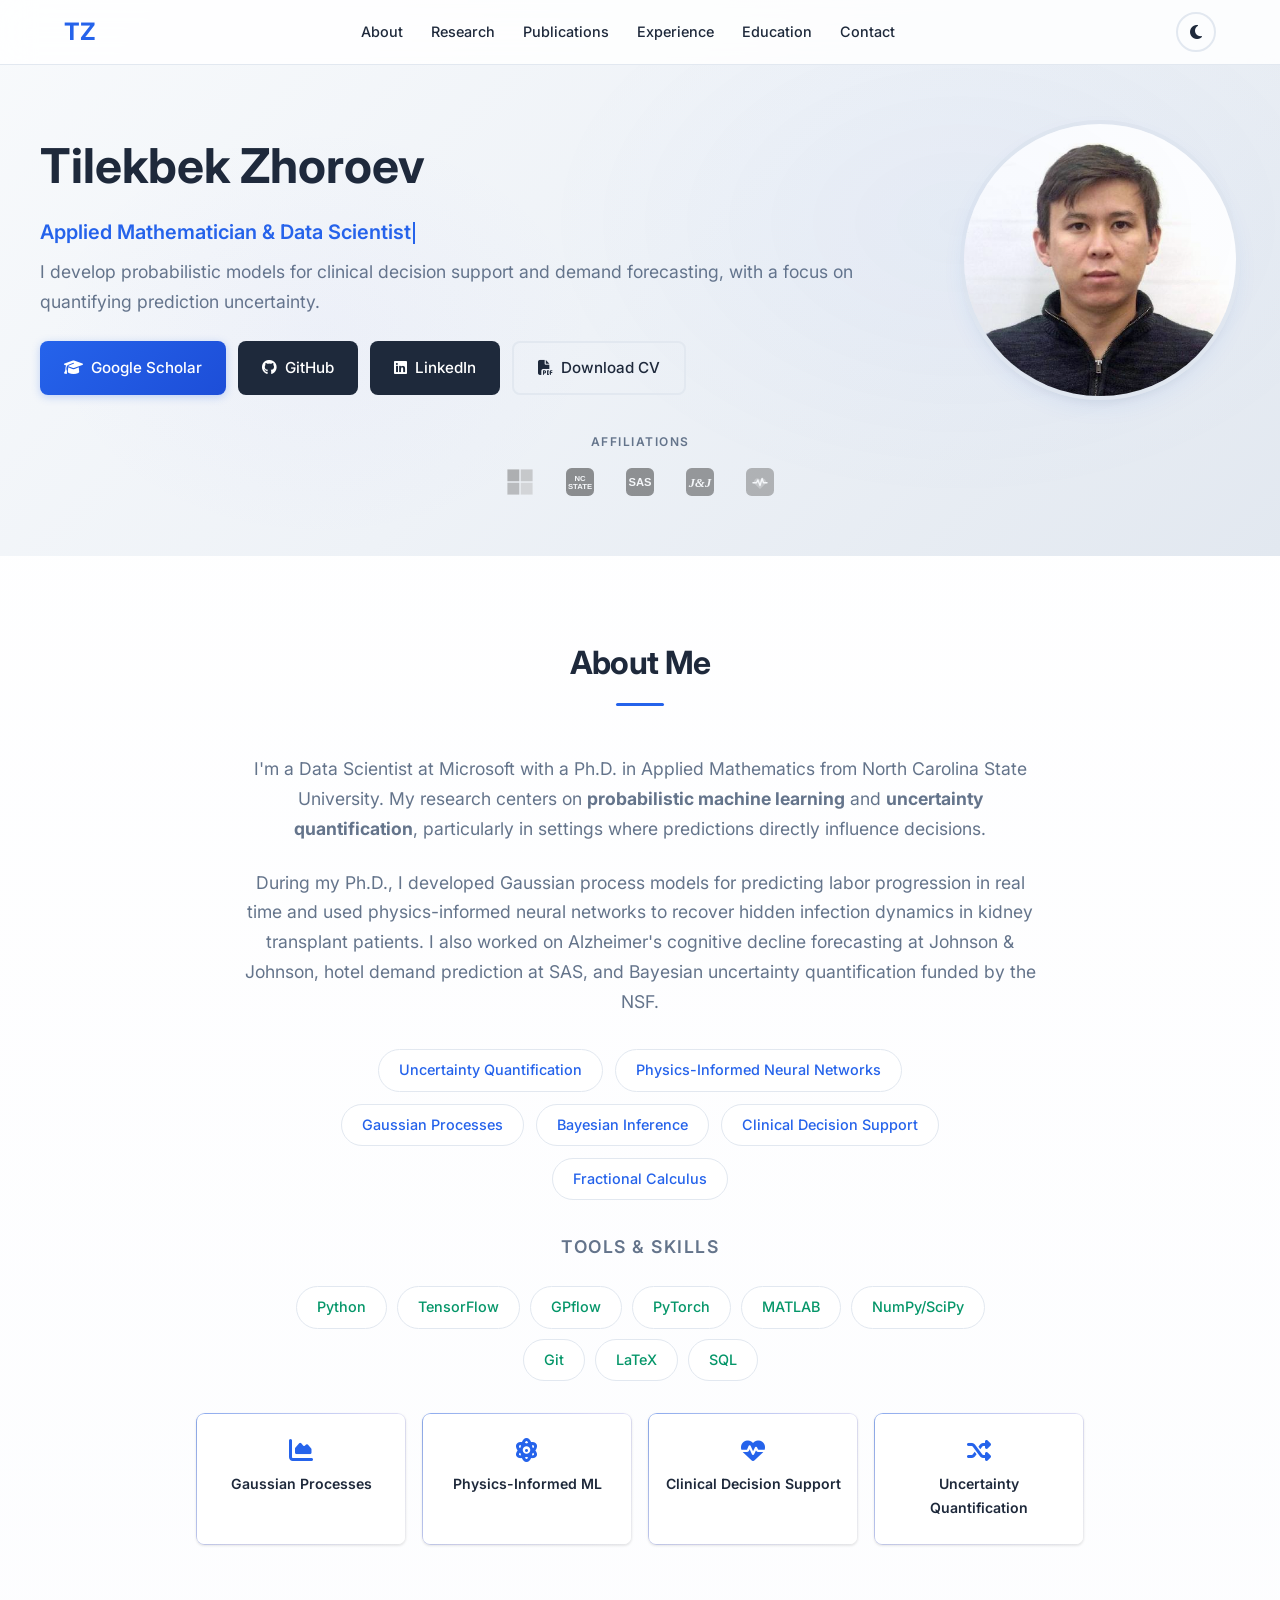
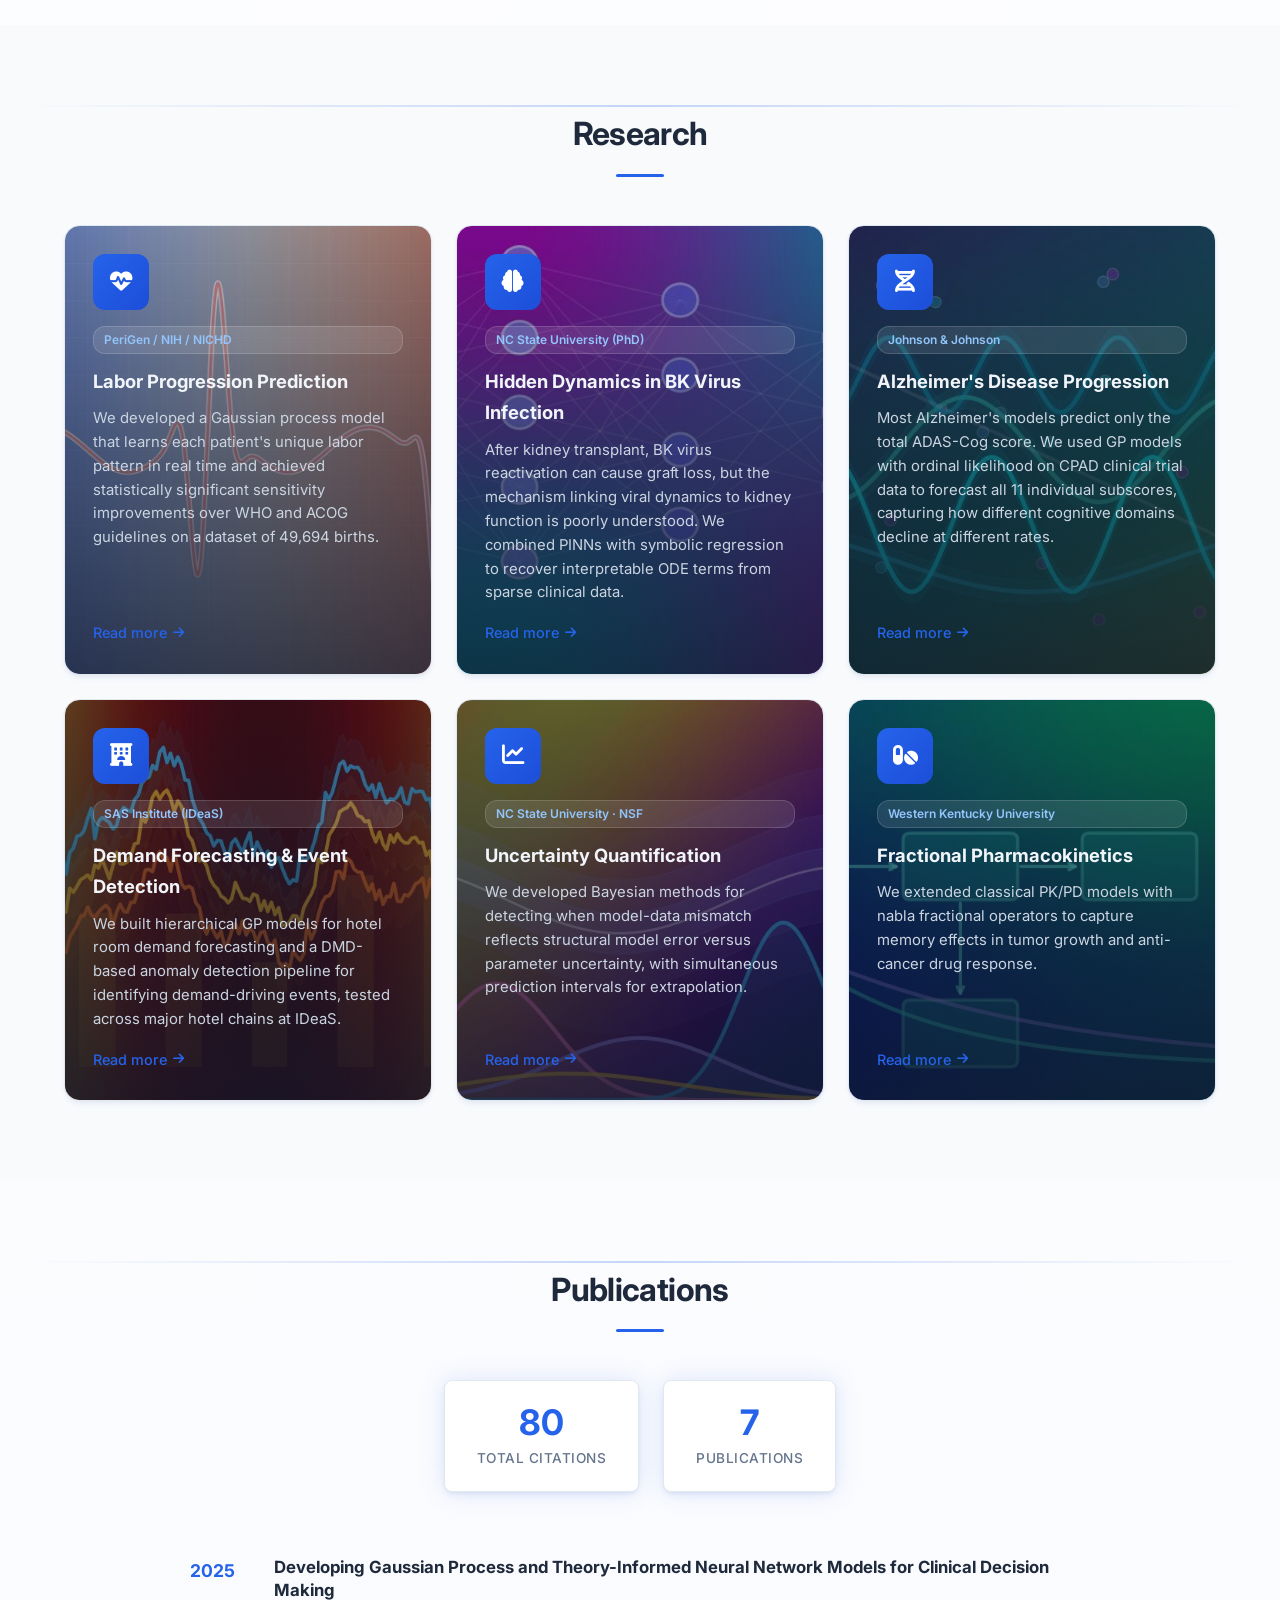
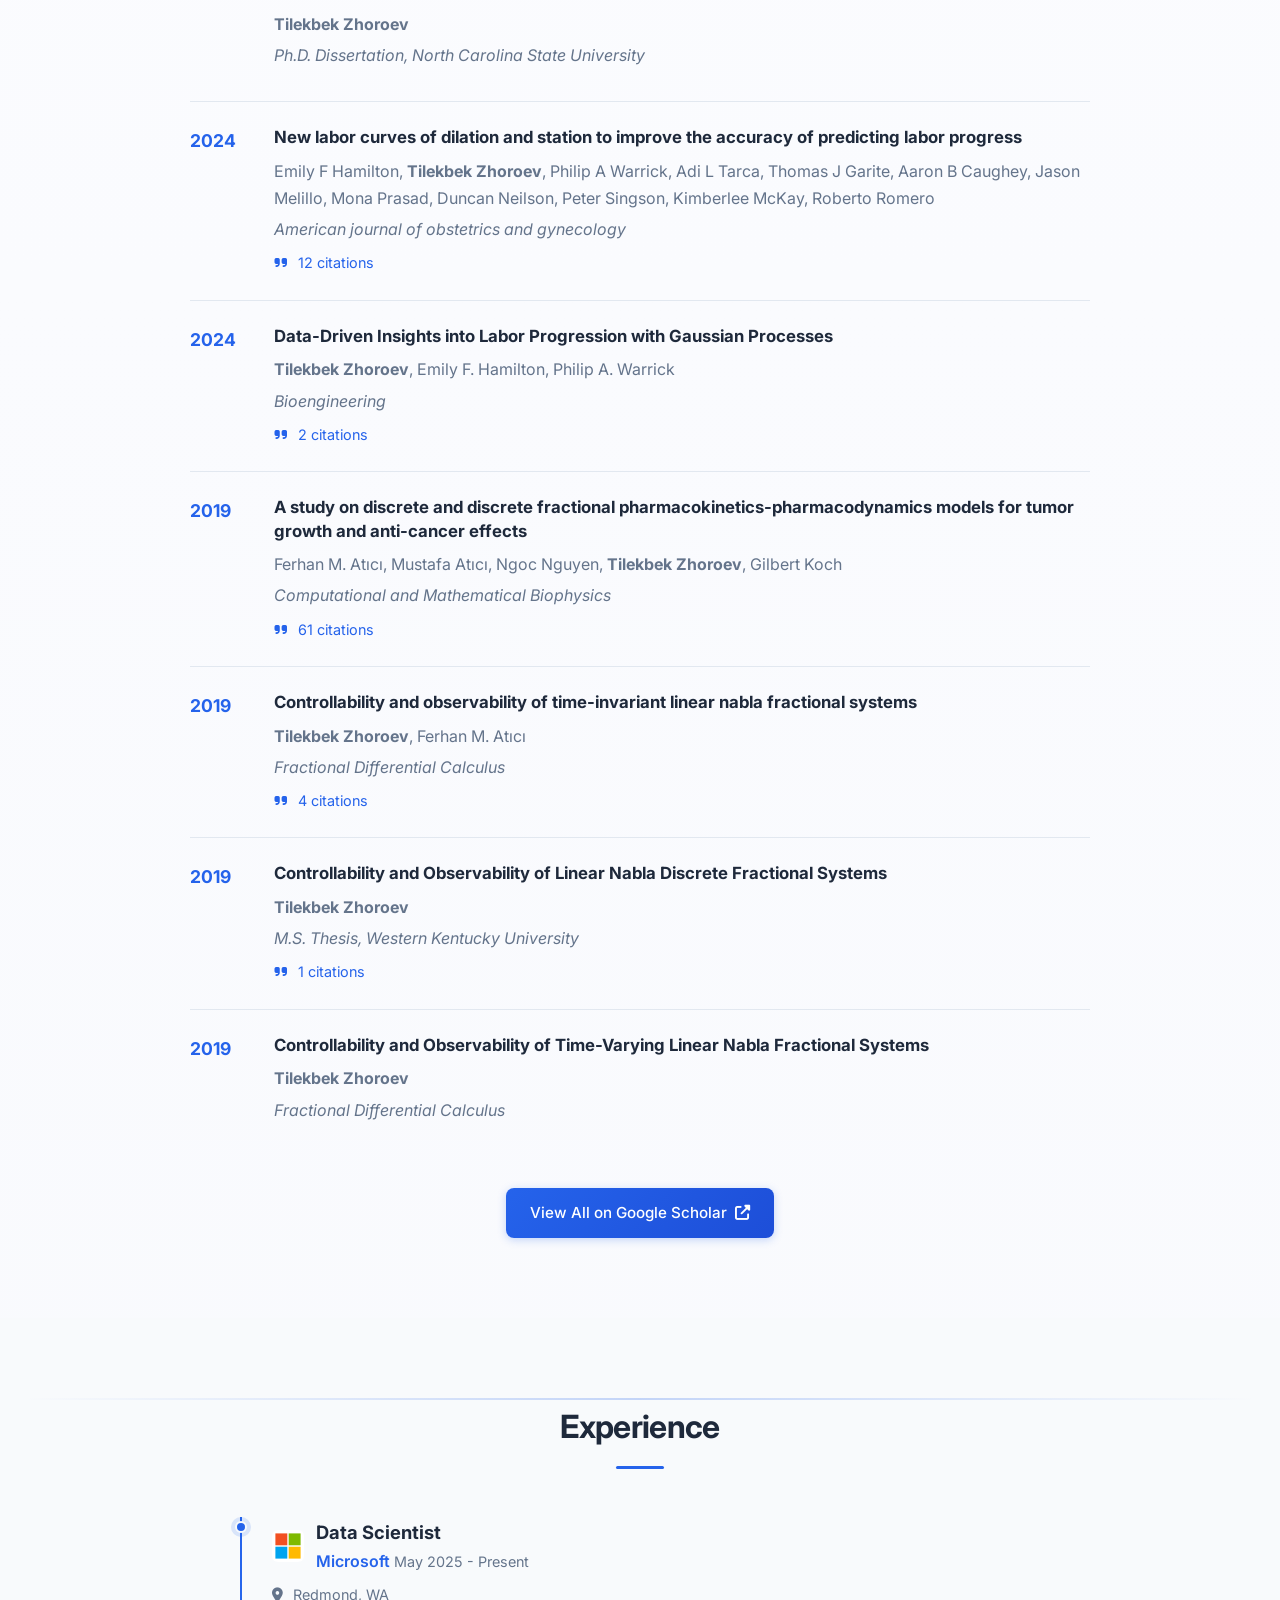
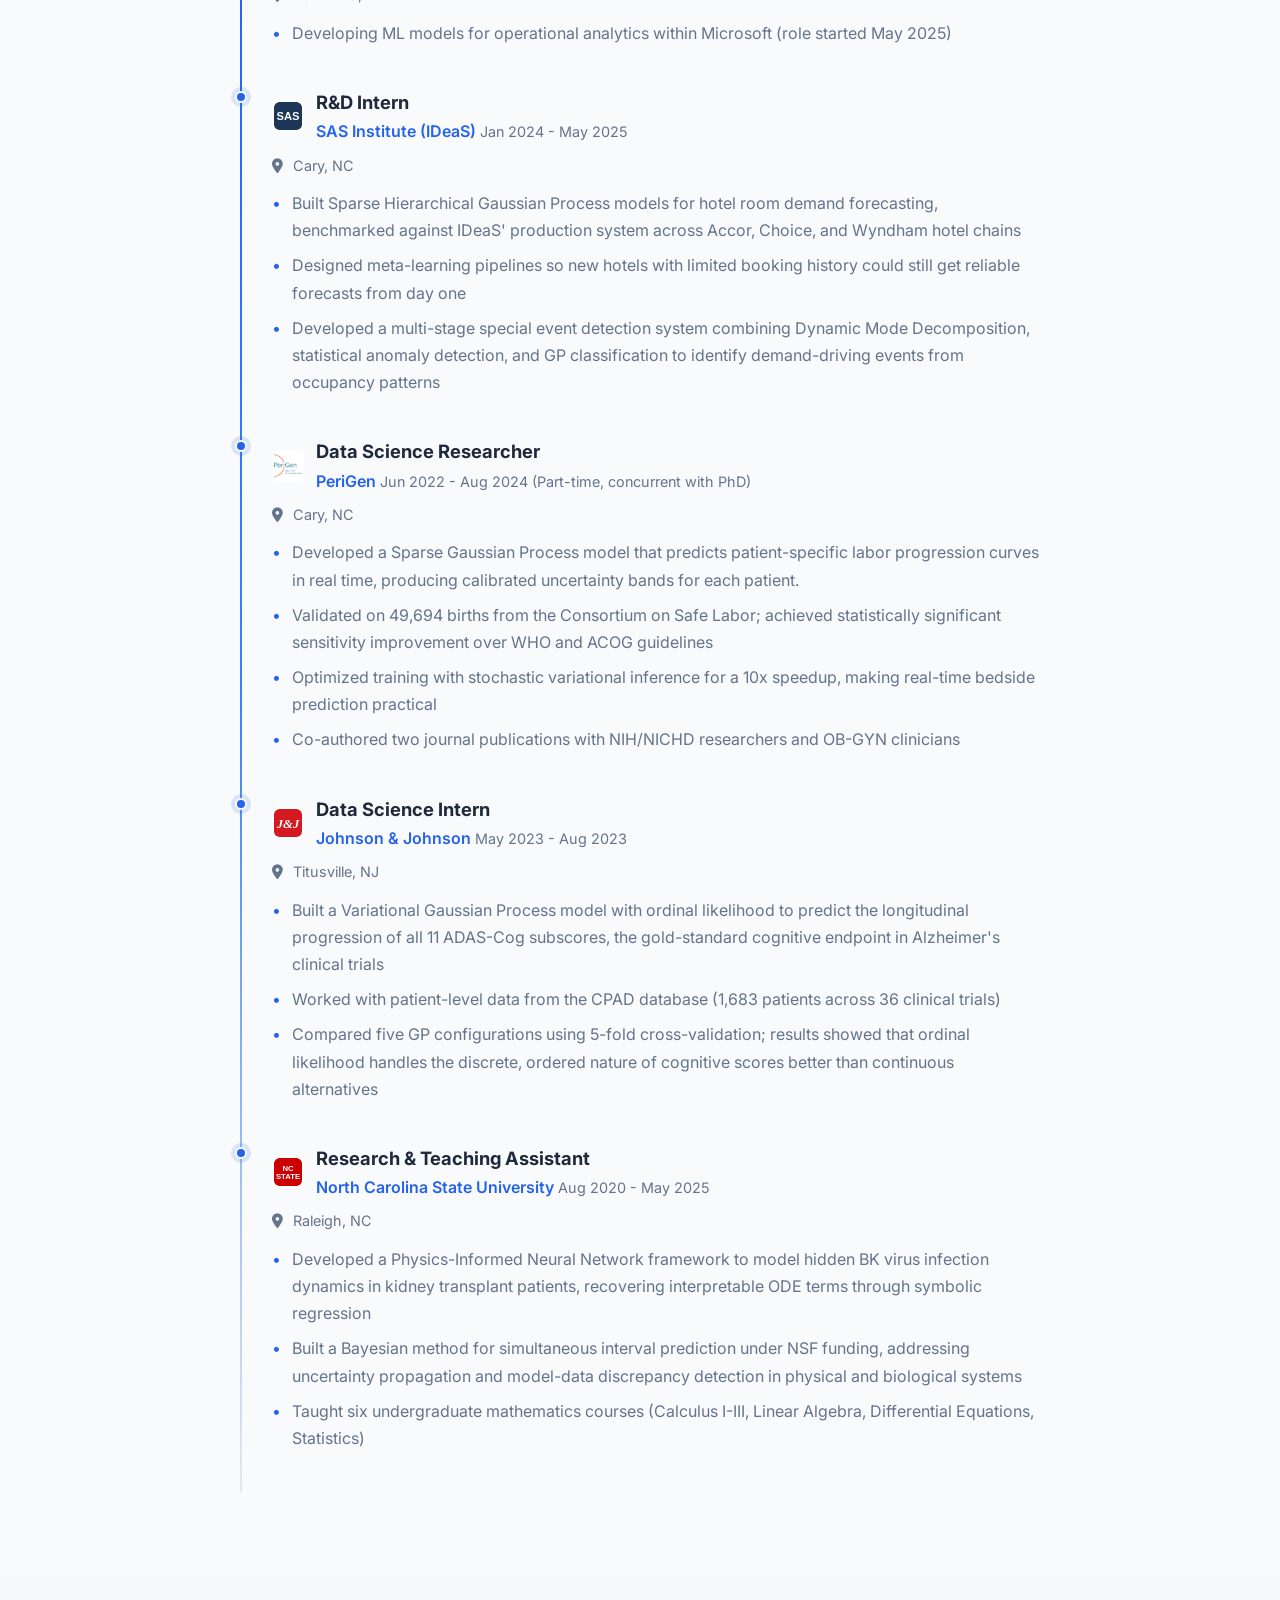
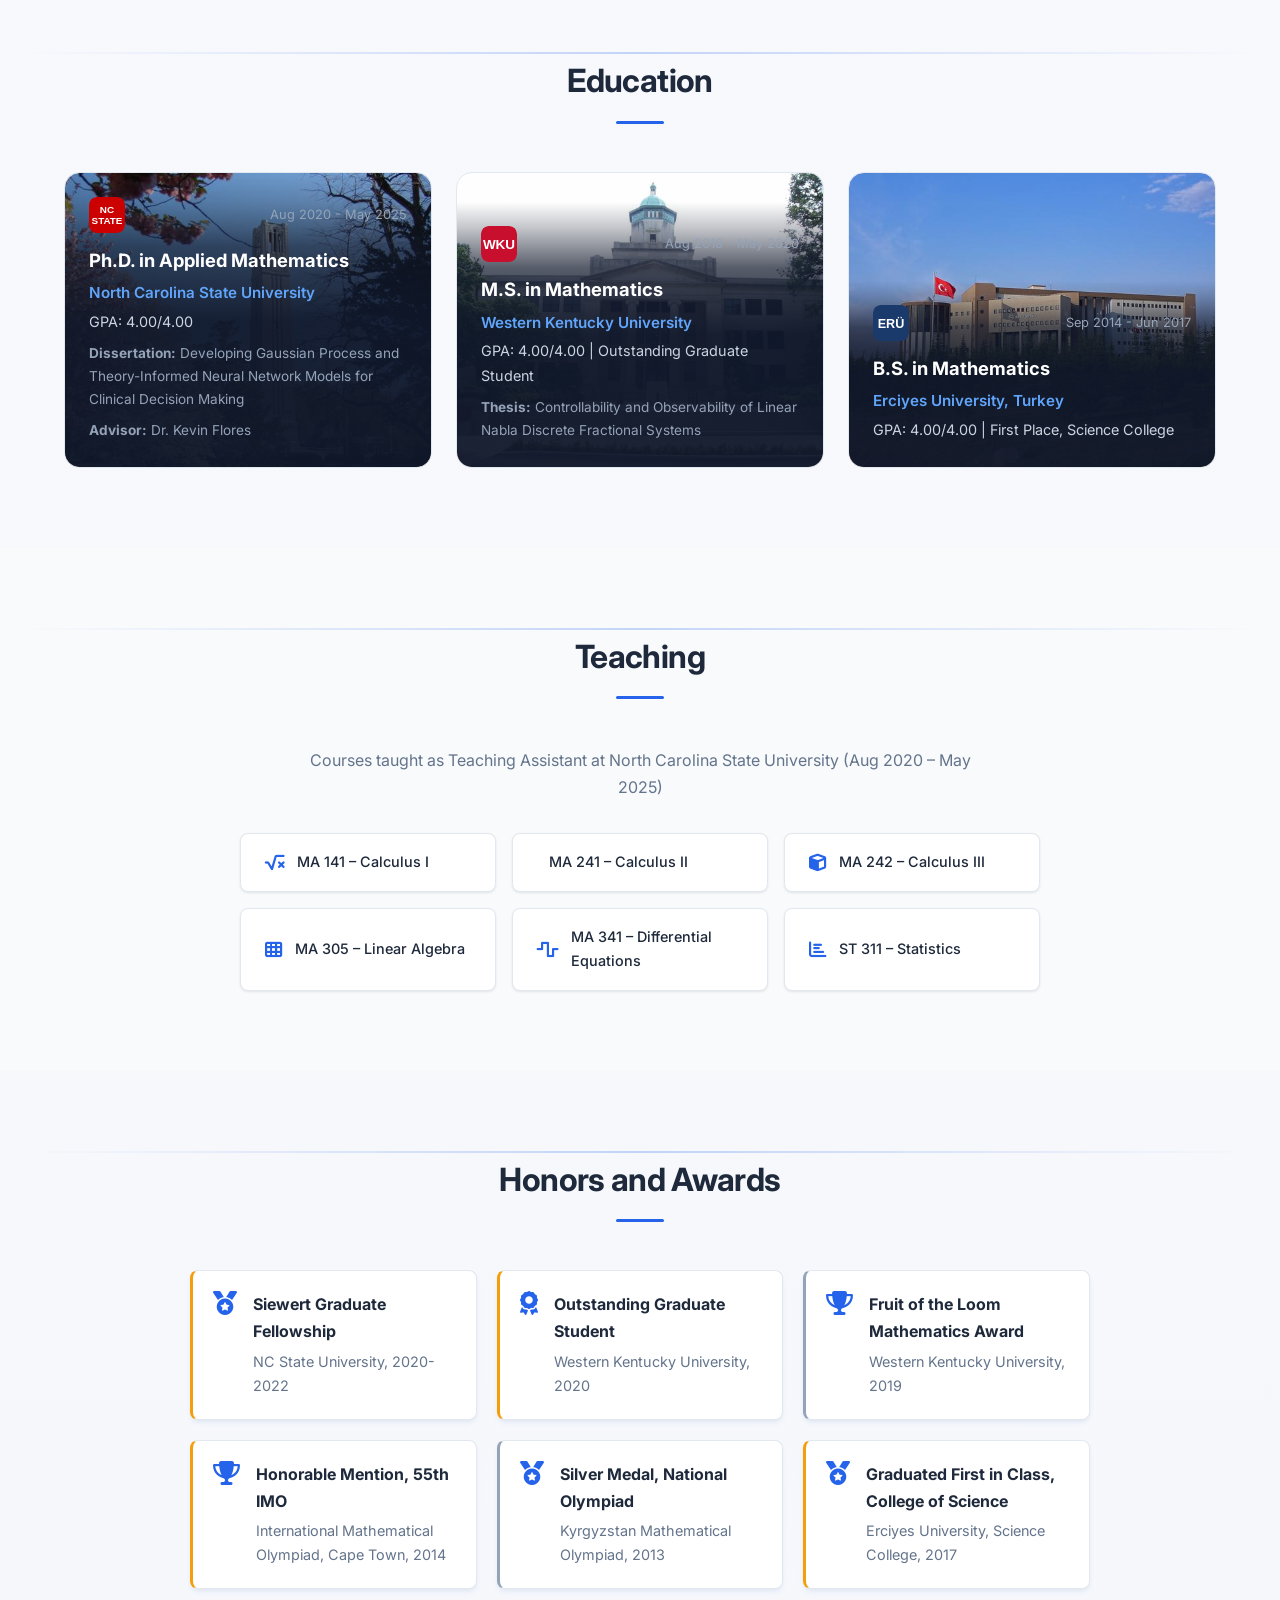
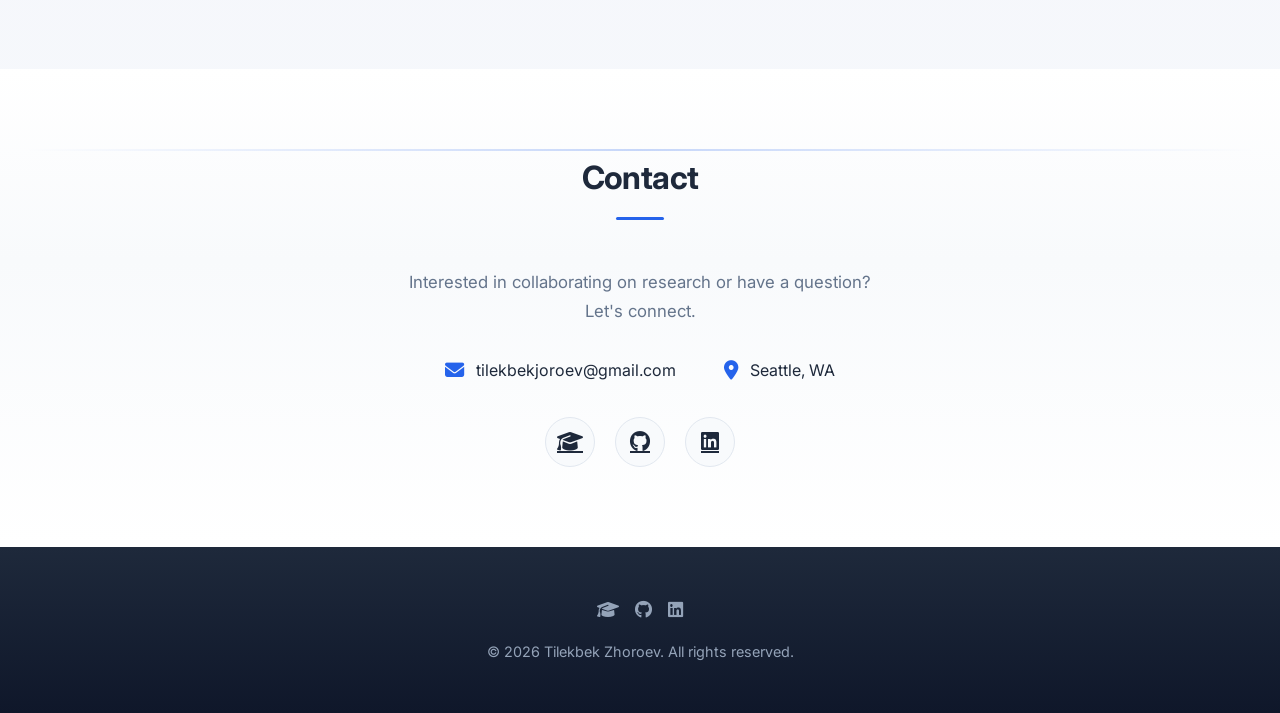
<file: index.html>
<!DOCTYPE html>
<html lang="en">
<head>
    <meta charset="UTF-8">
    <meta name="viewport" content="width=device-width, initial-scale=1.0">
    <title>Tilekbek Zhoroev | Applied Mathematician &amp; Data Scientist</title>
    <meta name="description" content="Tilekbek Zhoroev, Ph.D. in Applied Mathematics, Data Scientist at Microsoft. Research in Gaussian processes, physics-informed neural networks, uncertainty quantification, and clinical decision making.">
    <meta property="og:title" content="Tilekbek Zhoroev | Applied Mathematician & Data Scientist">
    <meta property="og:description" content="Ph.D. in Applied Mathematics. Research in Gaussian processes, PINNs, and uncertainty quantification.">
    <meta property="og:type" content="website">
    <meta property="og:url" content="https://tzhoroev.github.io">
    <meta property="og:image" content="https://tzhoroev.github.io/assets/profile.jpg">
    <meta property="og:site_name" content="Tilekbek Zhoroev">
    <meta property="og:image:alt" content="Tilekbek Zhoroev - Applied Mathematician and Data Scientist">
    <meta name="twitter:card" content="summary_large_image">
    <meta name="twitter:title" content="Tilekbek Zhoroev | Applied Mathematician &amp; Data Scientist">
    <meta name="twitter:description" content="Ph.D. in Applied Mathematics. Research in Gaussian processes, PINNs, and uncertainty quantification.">
    <meta name="twitter:image" content="https://tzhoroev.github.io/assets/profile.jpg">
    <meta name="author" content="Tilekbek Zhoroev">
    <meta name="keywords" content="applied mathematics, machine learning, Gaussian processes, physics-informed neural networks, uncertainty quantification, data science, clinical decision support">
    <link rel="canonical" href="https://tzhoroev.github.io/">
    <link rel="icon" type="image/svg+xml" href="assets/favicon.svg">
    <link rel="preconnect" href="https://fonts.googleapis.com">
    <link rel="preconnect" href="https://fonts.gstatic.com" crossorigin>
    <link href="https://fonts.googleapis.com/css2?family=Inter:wght@300;400;500;600;700&display=swap" rel="stylesheet">
    <link rel="preconnect" href="https://cdnjs.cloudflare.com">
    <link rel="stylesheet" href="https://cdnjs.cloudflare.com/ajax/libs/font-awesome/6.4.0/css/all.min.css">
    <link rel="stylesheet" href="styles.css">
    <script type="application/ld+json">
    {
      "@context": "https://schema.org",
      "@type": "Person",
      "name": "Tilekbek Zhoroev",
      "jobTitle": "Data Scientist",
      "worksFor": {"@type": "Organization", "name": "Microsoft"},
      "alumniOf": [
        {"@type": "CollegeOrUniversity", "name": "North Carolina State University"},
        {"@type": "CollegeOrUniversity", "name": "Western Kentucky University"}
      ],
      "url": "https://tzhoroev.github.io",
      "image": "https://tzhoroev.github.io/assets/profile.jpg",
      "sameAs": [
        "https://scholar.google.com/citations?user=ShuoePgAAAAJ&hl=en",
        "https://github.com/TZhoroev",
        "https://www.linkedin.com/in/tzhoroev"
      ],
      "knowsAbout": ["Gaussian Processes", "Physics-Informed Neural Networks", "Uncertainty Quantification", "Bayesian Inference", "Clinical Decision Support"]
    }
    </script>
</head>
<body>
    <a href="#main-content" class="skip-link">Skip to main content</a>
    <nav class="navbar">
        <div class="nav-container">
            <a href="#" class="nav-logo">TZ</a>
            <ul class="nav-menu">
                <li><a href="#about">About</a></li>
                <li><a href="#research">Research</a></li>
                <li><a href="#publications">Publications</a></li>
                <li><a href="#experience">Experience</a></li>
                <li><a href="#education">Education</a></li>
                <li><a href="#contact">Contact</a></li>
            </ul>
            <button class="theme-toggle" id="theme-toggle" aria-label="Toggle dark mode">
                <i class="fas fa-moon"></i>
            </button>
            <button class="hamburger" aria-label="Toggle navigation menu" aria-expanded="false">
                <span></span>
                <span></span>
                <span></span>
            </button>
        </div>
    </nav>

    <header class="hero">
        <div class="hero-content">
            <div class="hero-text">
                <h1>Tilekbek Zhoroev</h1>
                <p class="subtitle" id="typed-subtitle" data-text="Applied Mathematician &amp; Data Scientist">Applied Mathematician &amp; Data Scientist</p>
                <p class="tagline">I develop probabilistic models for clinical decision support and demand forecasting, with a focus on quantifying prediction uncertainty.</p>
                <div class="hero-links">
                    <a href="https://scholar.google.com/citations?user=ShuoePgAAAAJ&hl=en" target="_blank" rel="noopener noreferrer" class="btn btn-primary">
                        <i class="fas fa-graduation-cap"></i> Google Scholar
                    </a>
                    <a href="https://github.com/TZhoroev" target="_blank" rel="noopener noreferrer" class="btn btn-secondary">
                        <i class="fab fa-github"></i> GitHub
                    </a>
                    <a href="https://www.linkedin.com/in/tzhoroev" target="_blank" rel="noopener noreferrer" class="btn btn-secondary">
                        <i class="fab fa-linkedin"></i> LinkedIn
                    </a>
                    <a href="assets/Zhoroev_CV.pdf" target="_blank" rel="noopener noreferrer" class="btn btn-outline">
                        <i class="fas fa-file-pdf"></i> Download CV
                    </a>
                </div>
            </div>
            <div class="hero-image">
                <img src="assets/profile.jpg" alt="Tilekbek Zhoroev" fetchpriority="high" width="300" height="300">
            </div>
        </div>
        <div class="affiliations-strip">
            <p class="affiliations-label">Affiliations</p>
            <div class="affiliations-logos">
                <img src="assets/logos/microsoft.svg" alt="Microsoft" loading="lazy" width="112" height="28">
                <img src="assets/logos/ncstate.svg" alt="NC State University" loading="lazy" width="112" height="28">
                <img src="assets/logos/sas.svg" alt="SAS Institute" loading="lazy" width="112" height="28">
                <img src="assets/logos/jnj.svg" alt="Johnson &amp; Johnson" loading="lazy" width="112" height="28">
                <img src="assets/logos/perigen.svg" alt="PeriGen" loading="lazy" width="112" height="28">
            </div>
        </div>
    </header>

    <main id="main-content">
    <section id="about" class="section">
        <div class="container">
            <h2 class="section-title">About Me</h2>
            <div class="about-content">
                <p>I'm a Data Scientist at Microsoft with a Ph.D. in Applied Mathematics from North Carolina State University. My research centers on <strong>probabilistic machine learning</strong> and <strong>uncertainty quantification</strong>, particularly in settings where predictions directly influence decisions.</p>
                <p>During my Ph.D., I developed Gaussian process models for predicting labor progression in real time and used physics-informed neural networks to recover hidden infection dynamics in kidney transplant patients. I also worked on Alzheimer's cognitive decline forecasting at Johnson &amp; Johnson, hotel demand prediction at SAS, and Bayesian uncertainty quantification funded by the NSF.</p>
                <div class="research-interests">
                    <span class="interest-tag">Uncertainty Quantification</span>
                    <span class="interest-tag">Physics-Informed Neural Networks</span>
                    <span class="interest-tag">Gaussian Processes</span>
                    <span class="interest-tag">Bayesian Inference</span>
                    <span class="interest-tag">Clinical Decision Support</span>
                    <span class="interest-tag">Fractional Calculus</span>
                </div>
                <div class="tools-skills">
                    <p class="tools-label">Tools &amp; Skills</p>
                    <div class="tools-tags">
                        <span class="tool-tag">Python</span>
                        <span class="tool-tag">TensorFlow</span>
                        <span class="tool-tag">GPflow</span>
                        <span class="tool-tag">PyTorch</span>
                        <span class="tool-tag">MATLAB</span>
                        <span class="tool-tag">NumPy/SciPy</span>
                        <span class="tool-tag">Git</span>
                        <span class="tool-tag">LaTeX</span>
                        <span class="tool-tag">SQL</span>
                    </div>
                </div>
                <div class="focus-areas">
                    <div class="focus-card">
                        <i class="fas fa-chart-area"></i>
                        <span>Gaussian Processes</span>
                    </div>
                    <div class="focus-card">
                        <i class="fas fa-atom"></i>
                        <span>Physics-Informed ML</span>
                    </div>
                    <div class="focus-card">
                        <i class="fas fa-heartbeat"></i>
                        <span>Clinical Decision Support</span>
                    </div>
                    <div class="focus-card">
                        <i class="fas fa-random"></i>
                        <span>Uncertainty Quantification</span>
                    </div>
                </div>
            </div>
        </div>
    </section>

    <section id="research" class="section section-alt">
        <div class="container">
            <h2 class="section-title">Research</h2>
            <div class="research-grid">
                <a href="research/labor-progression.html" class="research-card" style="background-image:url('assets/research/card-labor.jpg')">
                    <div class="research-icon"><i class="fas fa-heartbeat"></i></div>
                    <span class="research-badge">PeriGen / NIH / NICHD</span>
                    <h3>Labor Progression Prediction</h3>
                    <p>We developed a Gaussian process model that learns each patient's unique labor pattern in real time and achieved statistically significant sensitivity improvements over WHO and ACOG guidelines on a dataset of 49,694 births.</p>
                    <span class="research-link">Read more <i class="fas fa-arrow-right"></i></span>
                </a>
                <a href="research/pinns-bkv.html" class="research-card" style="background-image:url('assets/research/card-bkv.jpg')">
                    <div class="research-icon"><i class="fas fa-brain"></i></div>
                    <span class="research-badge">NC State University (PhD)</span>
                    <h3>Hidden Dynamics in BK Virus Infection</h3>
                    <p>After kidney transplant, BK virus reactivation can cause graft loss, but the mechanism linking viral dynamics to kidney function is poorly understood. We combined PINNs with symbolic regression to recover interpretable ODE terms from sparse clinical data.</p>
                    <span class="research-link">Read more <i class="fas fa-arrow-right"></i></span>
                </a>
                <a href="research/alzheimers.html" class="research-card" style="background-image:url('assets/research/card-alzheimers.jpg')">
                    <div class="research-icon"><i class="fas fa-dna"></i></div>
                    <span class="research-badge">Johnson &amp; Johnson</span>
                    <h3>Alzheimer's Disease Progression</h3>
                    <p>Most Alzheimer's models predict only the total ADAS-Cog score. We used GP models with ordinal likelihood on CPAD clinical trial data to forecast all 11 individual subscores, capturing how different cognitive domains decline at different rates.</p>
                    <span class="research-link">Read more <i class="fas fa-arrow-right"></i></span>
                </a>
                <a href="research/demand-forecasting-sas.html" class="research-card" style="background-image:url('assets/research/card-sas.jpg')">
                    <div class="research-icon"><i class="fas fa-hotel"></i></div>
                    <span class="research-badge">SAS Institute (IDeaS)</span>
                    <h3>Demand Forecasting &amp; Event Detection</h3>
                    <p>We built hierarchical GP models for hotel room demand forecasting and a DMD-based anomaly detection pipeline for identifying demand-driving events, tested across major hotel chains at IDeaS.</p>
                    <span class="research-link">Read more <i class="fas fa-arrow-right"></i></span>
                </a>
                <a href="research/uncertainty-quantification.html" class="research-card" style="background-image:url('assets/research/card-uq.jpg')">
                    <div class="research-icon"><i class="fas fa-chart-line"></i></div>
                    <span class="research-badge">NC State University · NSF</span>
                    <h3>Uncertainty Quantification</h3>
                    <p>We developed Bayesian methods for detecting when model-data mismatch reflects structural model error versus parameter uncertainty, with simultaneous prediction intervals for extrapolation.</p>
                    <span class="research-link">Read more <i class="fas fa-arrow-right"></i></span>
                </a>
                <a href="research/pharmacokinetics.html" class="research-card" style="background-image:url('assets/research/card-pharma.jpg')">
                    <div class="research-icon"><i class="fas fa-pills"></i></div>
                    <span class="research-badge">Western Kentucky University</span>
                    <h3>Fractional Pharmacokinetics</h3>
                    <p>We extended classical PK/PD models with nabla fractional operators to capture memory effects in tumor growth and anti-cancer drug response.</p>
                    <span class="research-link">Read more <i class="fas fa-arrow-right"></i></span>
                </a>
            </div>
        </div>
    </section>

    <section id="publications" class="section">
        <div class="container">
            <h2 class="section-title">Publications</h2>
            <div class="publications-stats" id="pub-stats"></div>
            <div class="publications-list" id="publications-list">
                <p class="loading">Loading publications...</p>
            </div>
            <div class="publications-link">
                <a href="https://scholar.google.com/citations?user=ShuoePgAAAAJ&hl=en" target="_blank" rel="noopener noreferrer" class="btn btn-primary">
                    View All on Google Scholar <i class="fas fa-external-link-alt"></i>
                </a>
            </div>
        </div>
    </section>

    <section id="experience" class="section section-alt">
        <div class="container">
            <h2 class="section-title">Experience</h2>
            <div class="timeline">
                <div class="timeline-item">
                    <div class="timeline-marker"></div>
                    <div class="timeline-content">
                        <div class="timeline-header">
                            <img src="assets/logos/microsoft.svg" alt="Microsoft" class="timeline-logo" loading="lazy" width="32" height="32">
                            <div>
                                <h3>Data Scientist</h3>
                                <span class="company">Microsoft</span>
                                <span class="date">May 2025 - Present</span>
                            </div>
                        </div>
                        <p class="location"><i class="fas fa-map-marker-alt"></i> Redmond, WA</p>
                        <ul>
                            <li>Developing ML models for operational analytics within Microsoft (role started May 2025)</li>
                        </ul>
                    </div>
                </div>
                <div class="timeline-item">
                    <div class="timeline-marker"></div>
                    <div class="timeline-content">
                        <div class="timeline-header">
                            <img src="assets/logos/sas.svg" alt="SAS Institute" class="timeline-logo" loading="lazy" width="32" height="32">
                            <div>
                                <h3>R&amp;D Intern</h3>
                                <span class="company">SAS Institute (IDeaS)</span>
                                <span class="date">Jan 2024 - May 2025</span>
                            </div>
                        </div>
                        <p class="location"><i class="fas fa-map-marker-alt"></i> Cary, NC</p>
                        <ul>
                            <li>Built Sparse Hierarchical Gaussian Process models for hotel room demand forecasting, benchmarked against IDeaS' production system across Accor, Choice, and Wyndham hotel chains</li>
                            <li>Designed meta-learning pipelines so new hotels with limited booking history could still get reliable forecasts from day one</li>
                            <li>Developed a multi-stage special event detection system combining Dynamic Mode Decomposition, statistical anomaly detection, and GP classification to identify demand-driving events from occupancy patterns</li>
                        </ul>
                    </div>
                </div>
                <div class="timeline-item">
                    <div class="timeline-marker"></div>
                    <div class="timeline-content">
                        <div class="timeline-header">
                            <img src="assets/logos/perigen.png" alt="PeriGen" class="timeline-logo" loading="lazy" width="32" height="32">
                            <div>
                                <h3>Data Science Researcher</h3>
                                <span class="company">PeriGen</span>
                                <span class="date">Jun 2022 - Aug 2024 (Part-time, concurrent with PhD)</span>
                            </div>
                        </div>
                        <p class="location"><i class="fas fa-map-marker-alt"></i> Cary, NC</p>
                        <ul>
                            <li>Developed a Sparse Gaussian Process model that predicts patient-specific labor progression curves in real time, producing calibrated uncertainty bands for each patient.</li>
                            <li>Validated on 49,694 births from the Consortium on Safe Labor; achieved statistically significant sensitivity improvement over WHO and ACOG guidelines</li>
                            <li>Optimized training with stochastic variational inference for a 10x speedup, making real-time bedside prediction practical</li>
                            <li>Co-authored two journal publications with NIH/NICHD researchers and OB-GYN clinicians</li>
                        </ul>
                    </div>
                </div>
                <div class="timeline-item">
                    <div class="timeline-marker"></div>
                    <div class="timeline-content">
                        <div class="timeline-header">
                            <img src="assets/logos/jnj.svg" alt="Johnson &amp; Johnson" class="timeline-logo" loading="lazy" width="32" height="32">
                            <div>
                                <h3>Data Science Intern</h3>
                                <span class="company">Johnson &amp; Johnson</span>
                                <span class="date">May 2023 - Aug 2023</span>
                            </div>
                        </div>
                        <p class="location"><i class="fas fa-map-marker-alt"></i> Titusville, NJ</p>
                        <ul>
                            <li>Built a Variational Gaussian Process model with ordinal likelihood to predict the longitudinal progression of all 11 ADAS-Cog subscores, the gold-standard cognitive endpoint in Alzheimer's clinical trials</li>
                            <li>Worked with patient-level data from the CPAD database (1,683 patients across 36 clinical trials)</li>
                            <li>Compared five GP configurations using 5-fold cross-validation; results showed that ordinal likelihood handles the discrete, ordered nature of cognitive scores better than continuous alternatives</li>
                        </ul>
                    </div>
                </div>
                <div class="timeline-item">
                    <div class="timeline-marker"></div>
                    <div class="timeline-content">
                        <div class="timeline-header">
                            <img src="assets/logos/ncstate.svg" alt="NC State University" class="timeline-logo" loading="lazy" width="32" height="32">
                            <div>
                                <h3>Research &amp; Teaching Assistant</h3>
                                <span class="company">North Carolina State University</span>
                                <span class="date">Aug 2020 - May 2025</span>
                            </div>
                        </div>
                        <p class="location"><i class="fas fa-map-marker-alt"></i> Raleigh, NC</p>
                        <ul>
                            <li>Developed a Physics-Informed Neural Network framework to model hidden BK virus infection dynamics in kidney transplant patients, recovering interpretable ODE terms through symbolic regression</li>
                            <li>Built a Bayesian method for simultaneous interval prediction under NSF funding, addressing uncertainty propagation and model-data discrepancy detection in physical and biological systems</li>
                            <li>Taught six undergraduate mathematics courses (Calculus I-III, Linear Algebra, Differential Equations, Statistics)</li>
                        </ul>
                    </div>
                </div>
            </div>
        </div>
    </section>

    <section id="education" class="section">
        <div class="container">
            <h2 class="section-title">Education</h2>
            <div class="education-grid">
                <div class="education-card" style="background-image: url('assets/campus-ncstate.jpg');">
                    <div class="edu-overlay">
                        <div class="edu-top">
                            <img src="assets/logos/ncstate.svg" alt="NC State" class="edu-logo-img" loading="lazy" width="36" height="36">
                            <span class="edu-date">Aug 2020 - May 2025</span>
                        </div>
                        <h3>Ph.D. in Applied Mathematics</h3>
                        <p class="institution">North Carolina State University</p>
                        <p class="details">GPA: 4.00/4.00</p>
                        <p class="thesis"><strong>Dissertation:</strong> Developing Gaussian Process and Theory-Informed Neural Network Models for Clinical Decision Making</p>
                        <p class="advisor"><strong>Advisor:</strong> Dr. Kevin Flores</p>
                    </div>
                </div>
                <div class="education-card" style="background-image: url('assets/campus-wku.jpg');">
                    <div class="edu-overlay">
                        <div class="edu-top">
                            <img src="assets/logos/wku.svg" alt="WKU" class="edu-logo-img" loading="lazy" width="36" height="36">
                            <span class="edu-date">Aug 2018 - May 2020</span>
                        </div>
                        <h3>M.S. in Mathematics</h3>
                        <p class="institution">Western Kentucky University</p>
                        <p class="details">GPA: 4.00/4.00 | Outstanding Graduate Student</p>
                        <p class="thesis"><strong>Thesis:</strong> Controllability and Observability of Linear Nabla Discrete Fractional Systems</p>
                    </div>
                </div>
                <div class="education-card" style="background-image: url('assets/campus-erciyes.jpg');">
                    <div class="edu-overlay">
                        <div class="edu-top">
                            <img src="assets/logos/erciyes.svg" alt="Erciyes" class="edu-logo-img" loading="lazy" width="36" height="36">
                            <span class="edu-date">Sep 2014 - Jun 2017</span>
                        </div>
                        <h3>B.S. in Mathematics</h3>
                        <p class="institution">Erciyes University, Turkey</p>
                        <p class="details">GPA: 4.00/4.00 | First Place, Science College</p>
                    </div>
                </div>
            </div>
        </div>
    </section>

    <section id="teaching" class="section section-alt">
        <div class="container">
            <h2 class="section-title">Teaching</h2>
            <p class="teaching-intro">Courses taught as Teaching Assistant at North Carolina State University (Aug 2020 – May 2025)</p>
            <div class="teaching-grid">
                <div class="teaching-card">
                    <i class="fas fa-square-root-alt"></i>
                    <h4>MA 141 – Calculus I</h4>
                </div>
                <div class="teaching-card">
                    <i class="fas fa-integral"></i>
                    <h4>MA 241 – Calculus II</h4>
                </div>
                <div class="teaching-card">
                    <i class="fas fa-cube"></i>
                    <h4>MA 242 – Calculus III</h4>
                </div>
                <div class="teaching-card">
                    <i class="fas fa-th"></i>
                    <h4>MA 305 – Linear Algebra</h4>
                </div>
                <div class="teaching-card">
                    <i class="fas fa-wave-square"></i>
                    <h4>MA 341 – Differential Equations</h4>
                </div>
                <div class="teaching-card">
                    <i class="fas fa-chart-bar"></i>
                    <h4>ST 311 – Statistics</h4>
                </div>
            </div>
        </div>
    </section>

    <section id="awards" class="section">
        <div class="container">
            <h2 class="section-title">Honors and Awards</h2>
            <div class="awards-grid">
                <div class="award-item award-gold">
                    <i class="fas fa-medal"></i>
                    <div>
                        <h4>Siewert Graduate Fellowship</h4>
                        <p>NC State University, 2020-2022</p>
                    </div>
                </div>
                <div class="award-item award-gold">
                    <i class="fas fa-award"></i>
                    <div>
                        <h4>Outstanding Graduate Student</h4>
                        <p>Western Kentucky University, 2020</p>
                    </div>
                </div>
                <div class="award-item award-silver">
                    <i class="fas fa-trophy"></i>
                    <div>
                        <h4>Fruit of the Loom Mathematics Award</h4>
                        <p>Western Kentucky University, 2019</p>
                    </div>
                </div>
                <div class="award-item award-gold">
                    <i class="fas fa-trophy"></i>
                    <div>
                        <h4>Honorable Mention, 55th IMO</h4>
                        <p>International Mathematical Olympiad, Cape Town, 2014</p>
                    </div>
                </div>
                <div class="award-item award-silver">
                    <i class="fas fa-medal"></i>
                    <div>
                        <h4>Silver Medal, National Olympiad</h4>
                        <p>Kyrgyzstan Mathematical Olympiad, 2013</p>
                    </div>
                </div>
                <div class="award-item award-gold">
                    <i class="fas fa-medal"></i>
                    <div>
                        <h4>Graduated First in Class, College of Science</h4>
                        <p>Erciyes University, Science College, 2017</p>
                    </div>
                </div>
            </div>
        </div>
    </section>

    <section id="contact" class="section contact-section">
        <div class="container">
            <h2 class="section-title">Contact</h2>
            <p class="contact-cta">Interested in collaborating on research or have a question? Let's connect.</p>
            <div class="contact-content">
                <div class="contact-info">
                    <div class="contact-item">
                        <i class="fas fa-envelope"></i>
                        <a href="mailto:tilekbekjoroev@gmail.com">tilekbekjoroev@gmail.com</a>
                    </div>
                    <div class="contact-item">
                        <i class="fas fa-map-marker-alt"></i>
                        <span>Seattle, WA</span>
                    </div>
                </div>
                <div class="social-links">
                    <a href="https://scholar.google.com/citations?user=ShuoePgAAAAJ&hl=en" target="_blank" rel="noopener noreferrer" title="Google Scholar" aria-label="Google Scholar">
                        <i class="fas fa-graduation-cap"></i>
                    </a>
                    <a href="https://github.com/TZhoroev" target="_blank" rel="noopener noreferrer" title="GitHub" aria-label="GitHub">
                        <i class="fab fa-github"></i>
                    </a>
                    <a href="https://www.linkedin.com/in/tzhoroev" target="_blank" rel="noopener noreferrer" title="LinkedIn" aria-label="LinkedIn">
                        <i class="fab fa-linkedin"></i>
                    </a>
                </div>
            </div>
        </div>
    </section>
    </main>

    <footer class="footer">
        <div class="container">
            <div class="footer-content">
                <div class="footer-social">
                    <a href="https://scholar.google.com/citations?user=ShuoePgAAAAJ&hl=en" target="_blank" rel="noopener noreferrer" title="Google Scholar" aria-label="Google Scholar"><i class="fas fa-graduation-cap"></i></a>
                    <a href="https://github.com/TZhoroev" target="_blank" rel="noopener noreferrer" title="GitHub" aria-label="GitHub"><i class="fab fa-github"></i></a>
                    <a href="https://www.linkedin.com/in/tzhoroev" target="_blank" rel="noopener noreferrer" title="LinkedIn" aria-label="LinkedIn"><i class="fab fa-linkedin"></i></a>
                </div>
                <p>&copy; 2026 Tilekbek Zhoroev. All rights reserved.</p>
            </div>
        </div>
    </footer>

    <button class="scroll-top" id="scroll-top" aria-label="Scroll to top">
        <i class="fas fa-chevron-up"></i>
    </button>

    <script src="script.js"></script>
</body>
</html>
</file>
<file: styles.css>
:root {
    /* Color tokens */
    --primary: #2563eb;
    --primary-dark: #1d4ed8;
    --primary-light: #3b82f6;
    --primary-glow: rgba(37, 99, 235, 0.15);
    --text: #1e293b;
    --text-light: #64748b;
    --bg: #ffffff;
    --bg-alt: #f8fafc;
    --bg-card: #ffffff;
    --border: #e2e8f0;
    --nav-bg: rgba(255, 255, 255, 0.85);
    --hero-gradient: linear-gradient(135deg, #f8fafc 0%, #eef2f7 50%, #e2e8f0 100%);
    --footer-bg: #1e293b;
    --footer-gradient: linear-gradient(180deg, #1e293b 0%, #0f172a 100%);

    /* Spacing scale */
    --sp-1: 4px; --sp-2: 8px; --sp-3: 12px; --sp-4: 16px;
    --sp-6: 24px; --sp-8: 32px; --sp-12: 48px; --sp-16: 64px; --sp-24: 96px;

    /* Border radius */
    --radius-sm: 8px;
    --radius-md: 16px;
    --radius-lg: 24px;

    /* Shadows – 3 levels with colored tint */
    --shadow-sm: 0 1px 3px rgba(0, 0, 0, 0.06), 0 1px 2px rgba(0, 0, 0, 0.04);
    --shadow: 0 4px 6px -1px rgba(37, 99, 235, 0.06), 0 2px 4px -1px rgba(0, 0, 0, 0.05);
    --shadow-lg: 0 10px 25px -5px rgba(37, 99, 235, 0.08), 0 8px 10px -6px rgba(0, 0, 0, 0.06);

    /* Subtle page background */
    --page-bg: linear-gradient(180deg, #ffffff 0%, #fafbfe 40%, #f5f7fb 100%);
}

body.dark {
    --primary: #60a5fa;
    --primary-dark: #3b82f6;
    --primary-light: #93bbfd;
    --primary-glow: rgba(96, 165, 250, 0.12);
    --text: #e2e8f0;
    --text-light: #94a3b8;
    --bg: #0B1120;
    --bg-alt: #111827;
    --bg-card: #111827;
    --border: rgba(96, 165, 250, 0.08);
    --nav-bg: rgba(11, 17, 32, 0.8);
    --hero-gradient: linear-gradient(135deg, #111827 0%, #0B1120 100%);
    --footer-bg: #060a14;
    --footer-gradient: linear-gradient(180deg, #0B1120 0%, #060a14 100%);
    --shadow-sm: 0 1px 3px rgba(0, 0, 0, 0.2);
    --shadow: 0 4px 6px -1px rgba(0, 0, 0, 0.25), 0 2px 4px -1px rgba(0, 0, 0, 0.15);
    --shadow-lg: 0 10px 25px -5px rgba(0, 0, 0, 0.35), 0 8px 10px -6px rgba(0, 0, 0, 0.2);
    --page-bg: linear-gradient(180deg, #0B1120 0%, #0d1526 40%, #0B1120 100%);
}

* { margin: 0; padding: 0; box-sizing: border-box; }
html { scroll-behavior: smooth; }

body {
    font-family: 'Inter', -apple-system, BlinkMacSystemFont, sans-serif;
    color: var(--text);
    line-height: 1.7;
    background: var(--page-bg);
    background-color: var(--bg);
    transition: background-color 0.3s ease, color 0.3s ease;
}

.container { max-width: 1200px; margin: 0 auto; padding: 0 24px; }

/* Navbar */
.navbar {
    position: fixed; top: 0; left: 0; right: 0;
    background: var(--nav-bg);
    backdrop-filter: blur(16px);
    -webkit-backdrop-filter: blur(16px);
    border-bottom: 1px solid var(--border);
    z-index: 1000;
    transition: background-color 0.3s ease, box-shadow 0.3s ease;
}
.nav-container {
    max-width: 1200px; margin: 0 auto; padding: 0 24px;
    display: flex; justify-content: space-between; align-items: center; height: 64px;
}
.nav-logo { font-size: 1.5rem; font-weight: 700; color: var(--primary); text-decoration: none; }
.nav-menu { display: flex; list-style: none; gap: 28px; transition: transform 0.3s ease; }
.nav-menu a { color: var(--text); text-decoration: none; font-weight: 500; font-size: 0.9rem; transition: color 0.2s; }
.nav-menu a:hover { color: var(--primary); }

.theme-toggle {
    background: none; border: 2px solid var(--border); border-radius: 50%;
    width: 40px; height: 40px; cursor: pointer; color: var(--text);
    display: flex; align-items: center; justify-content: center; font-size: 1rem;
    transition: all 0.3s ease; margin-left: 16px;
}
.theme-toggle:hover { border-color: var(--primary); color: var(--primary); }
body.dark .theme-toggle i::before { content: "\f185"; }

.hamburger { display: none; flex-direction: column; gap: 5px; cursor: pointer; z-index: 1100; background: none; border: none; padding: 0; }
.hamburger span { width: 25px; height: 3px; background: var(--text); border-radius: 3px; transition: 0.3s; }
.hamburger.active span:nth-child(1) { transform: rotate(45deg) translate(5px, 6px); }
.hamburger.active span:nth-child(2) { opacity: 0; }
.hamburger.active span:nth-child(3) { transform: rotate(-45deg) translate(5px, -6px); }

/* Nav overlay backdrop */
.nav-overlay {
    display: none;
    position: fixed;
    inset: 0;
    background: rgba(0, 0, 0, 0.5);
    backdrop-filter: blur(4px);
    -webkit-backdrop-filter: blur(4px);
    z-index: 1000;
    opacity: 0;
    transition: opacity 0.3s ease;
}
.nav-overlay.active {
    display: block;
    opacity: 1;
}

/* Nav close button (visible only in mobile drawer) */
.nav-close {
    display: none;
}

/* Hero */
.hero {
    padding: 120px 24px 60px;
    background: var(--hero-gradient);
    transition: background 0.3s ease;
    position: relative;
    overflow: hidden;
}
.hero::before {
    content: '';
    position: absolute;
    inset: 0;
    background:
        radial-gradient(ellipse 600px 400px at 75% 40%, rgba(37,99,235,0.04) 0%, transparent 70%),
        radial-gradient(ellipse 400px 300px at 25% 60%, rgba(99,102,241,0.03) 0%, transparent 70%);
    pointer-events: none;
}
body.dark .hero::before {
    background:
        radial-gradient(ellipse 600px 400px at 75% 40%, rgba(96,165,250,0.06) 0%, transparent 70%),
        radial-gradient(ellipse 400px 300px at 25% 60%, rgba(139,92,246,0.04) 0%, transparent 70%);
}
.hero-content { max-width: 1200px; margin: 0 auto; display: flex; align-items: center; gap: 60px; }
.hero-text { flex: 1; }
.hero h1 { font-size: clamp(1.75rem, 5vw, 3rem); font-weight: 700; margin-bottom: 8px; color: var(--text); }
.subtitle { font-size: 1.25rem; color: var(--primary); font-weight: 600; margin-bottom: 8px; }
.tagline { font-size: 1.1rem; color: var(--text-light); margin-bottom: 24px; }
.hero-metrics {
    display: flex;
    flex-wrap: wrap;
    gap: var(--sp-3);
    margin-top: var(--sp-3);
    margin-bottom: var(--sp-6);
}
.hero-metric-pill {
    display: inline-flex;
    align-items: center;
    gap: 6px;
    padding: 6px 16px;
    border-radius: 100px;
    background: var(--primary-glow);
    border: 1px solid rgba(37, 99, 235, 0.15);
    color: var(--primary);
    font-size: 0.88rem;
    font-weight: 600;
    letter-spacing: 0.2px;
}
body.dark .hero-metric-pill {
    background: rgba(96, 165, 250, 0.1);
    border-color: rgba(96, 165, 250, 0.15);
}
.hero-links { display: flex; flex-wrap: wrap; gap: 12px; }

.btn {
    display: inline-flex; align-items: center; gap: 8px; padding: 12px 24px;
    border-radius: var(--radius-sm); font-weight: 500; text-decoration: none;
    transition: all 0.2s ease; font-size: 0.95rem;
    position: relative;
}
.btn-primary {
    background: linear-gradient(135deg, var(--primary) 0%, var(--primary-dark) 100%);
    color: white;
    box-shadow: 0 2px 8px rgba(37, 99, 235, 0.25);
}
.btn-primary:hover {
    transform: translateY(-1px);
    box-shadow: 0 4px 16px rgba(37, 99, 235, 0.35);
}
.btn-secondary { background: var(--text); color: white; }
body.dark .btn-secondary { background: #475569; }
.btn-secondary:hover { opacity: 0.85; transform: translateY(-1px); }
.btn-outline { background: transparent; color: var(--text); border: 2px solid var(--border); }
.btn-outline:hover { border-color: var(--primary); color: var(--primary); transform: translateY(-1px); }

.hero-image {
    width: 280px; height: 280px; border-radius: 50%; overflow: hidden;
    box-shadow: var(--shadow-lg); flex-shrink: 0;
    border: 4px solid var(--border);
}
.hero-image img { width: 100%; height: 100%; object-fit: cover; }

/* Affiliations strip */
.affiliations-strip {
    max-width: 1200px;
    margin: 0 auto;
    padding: var(--sp-8) var(--sp-6) 0;
    position: relative;
    z-index: 1;
}
.affiliations-strip .affiliations-label {
    font-size: 0.75rem;
    text-transform: uppercase;
    letter-spacing: 1.5px;
    color: var(--text-light);
    font-weight: 600;
    margin-bottom: var(--sp-4);
    text-align: center;
}
.affiliations-logos {
    display: flex;
    align-items: center;
    justify-content: center;
    gap: var(--sp-8);
    flex-wrap: wrap;
}
.affiliations-logos img {
    height: 28px;
    width: auto;
    opacity: 0.5;
    filter: grayscale(100%);
    transition: opacity 0.2s ease, filter 0.2s ease;
}
.affiliations-logos img:hover {
    opacity: 0.85;
    filter: grayscale(0%);
}
body.dark .affiliations-logos img {
    filter: grayscale(100%) brightness(1.5);
    opacity: 0.4;
}
body.dark .affiliations-logos img:hover {
    filter: grayscale(0%) brightness(1.2);
    opacity: 0.8;
}

/* Sections */
.section { padding: 80px 24px; }
.section-alt { background: var(--bg-alt); transition: background-color 0.3s ease; }
.section-title {
    font-size: clamp(1.5rem, 4vw, 2rem); font-weight: 700; text-align: center;
    margin-bottom: var(--sp-12); color: var(--text);
    position: relative; display: inline-block; width: 100%;
    letter-spacing: -0.02em;
}
.section-title::after {
    content: ''; display: block; width: 48px; height: 3px; border-radius: 2px;
    background: var(--primary); margin: 12px auto 0;
}

/* About */
.about-content p { font-size: 1.1rem; max-width: 800px; margin: 0 auto 24px; text-align: center; color: var(--text-light); }
.research-interests { display: flex; flex-wrap: wrap; justify-content: center; gap: 12px; margin-top: 32px; max-width: 700px; margin-left: auto; margin-right: auto; }
.interest-tag {
    display: inline-block; padding: 8px 20px; border-radius: 24px;
    background: var(--bg-card); border: 1px solid var(--border);
    color: var(--primary); font-weight: 500; font-size: 0.9rem;
    transition: all 0.2s;
}
.interest-tag:hover { background: var(--primary); color: white; border-color: var(--primary); }

/* Research Cards (clickable) */
.research-grid { display: grid; grid-template-columns: repeat(auto-fit, minmax(340px, 1fr)); gap: var(--sp-6); }
a.research-card {
    display: flex; flex-direction: column; padding: 28px; border-radius: var(--radius-md);
    box-shadow: var(--shadow); transition: transform 0.25s ease, box-shadow 0.25s ease, border-color 0.25s ease;
    text-decoration: none; color: inherit; border: 1px solid var(--border);
    position: relative; overflow: hidden;
    background-color: var(--bg-card);
    background-size: cover; background-position: center;
}
a.research-card[style*="background-image"]::before {
    content: '';
    position: absolute; inset: 0;
    background: linear-gradient(180deg, rgba(15,23,42,0.25) 0%, rgba(15,23,42,0.55) 50%, rgba(15,23,42,0.78) 100%);
    z-index: 0;
}
a.research-card[style*="background-image"] .research-icon,
a.research-card[style*="background-image"] .research-badge,
a.research-card[style*="background-image"] h3,
a.research-card[style*="background-image"] p,
a.research-card[style*="background-image"] .research-link { position: relative; z-index: 1; }
a.research-card[style*="background-image"] h3 { color: #f1f5f9; }
a.research-card[style*="background-image"] p { color: #cbd5e1; }
a.research-card[style*="background-image"] .research-badge { background: rgba(255,255,255,0.1); color: #93c5fd; border-color: rgba(255,255,255,0.15); }
a.research-card:hover {
    transform: translateY(-6px);
    box-shadow: 0 16px 32px -8px rgba(37, 99, 235, 0.18);
    border-color: var(--primary);
}
body.dark a.research-card:hover {
    box-shadow: 0 16px 32px -8px rgba(96, 165, 250, 0.12);
}
.research-icon {
    width: 56px; height: 56px; background: linear-gradient(135deg, var(--primary), var(--primary-dark));
    border-radius: 12px; display: flex; align-items: center; justify-content: center; margin-bottom: 16px;
}
.research-icon i { font-size: 1.4rem; color: white; }
.research-badge {
    display: inline-block; font-size: 0.75rem; padding: 3px 10px; background: var(--bg-alt);
    color: var(--primary); border-radius: 12px; font-weight: 600; margin-bottom: 12px;
    border: 1px solid var(--border);
}
.research-card h3 { font-size: 1.15rem; margin-bottom: 10px; color: var(--text); }
.research-card p { color: var(--text-light); font-size: 0.93rem; line-height: 1.6; margin-bottom: 16px; flex-grow: 1; }
.research-link {
    color: var(--primary); font-size: 0.9rem; font-weight: 500;
    display: inline-flex; align-items: center; gap: 6px;
    margin-top: auto;
}
.research-link i { font-size: 0.8rem; transition: transform 0.25s ease; }
a.research-card:hover .research-link i { transform: translateX(6px); }

/* Publications */
.publications-list { max-width: 900px; margin: 0 auto; }
.publications-list .loading { text-align: center; color: var(--text-light); }
.publication { display: flex; gap: 24px; padding: 24px 0; border-bottom: 1px solid var(--border); }
.publication:last-child { border-bottom: none; }
.pub-year { min-width: 60px; font-weight: 700; color: var(--primary); font-size: 1.1rem; }
.pub-content h3 { font-size: 1.05rem; margin-bottom: 8px; color: var(--text); line-height: 1.4; }
.pub-content h3 a { color: var(--text); text-decoration: none; transition: color 0.2s; }
.pub-content h3 a:hover { color: var(--primary); }
.pub-authors { color: var(--text-light); margin-bottom: 4px; }
.pub-venue { color: var(--text-light); font-style: italic; margin-bottom: 8px; }
.pub-citations { color: var(--primary); font-size: 0.9rem; }
.pub-citations i { margin-right: 6px; }
.publications-link { text-align: center; margin-top: 32px; }

/* Timeline */
.timeline { max-width: 800px; margin: 0 auto; position: relative; }
.timeline::before {
    content: ''; position: absolute; left: 0; top: 0; bottom: 0; width: 2px;
    background: linear-gradient(180deg, var(--primary) 0%, var(--primary-light) 50%, var(--border) 100%);
}
.timeline-item {
    position: relative; padding-left: 32px; padding-bottom: 32px;
    transition: transform 0.2s ease;
}
.timeline-item:hover { transform: translateX(4px); }
.timeline-marker {
    position: absolute; left: -5px; top: 4px; width: 12px; height: 12px;
    background: var(--primary); border-radius: 50%; border: 2px solid var(--bg-alt);
    transition: box-shadow 0.3s ease;
}
.timeline-marker.in-view {
    box-shadow: 0 0 0 4px var(--primary-glow);
    animation: pulse-marker 2s ease-out 1;
}
@keyframes pulse-marker {
    0% { box-shadow: 0 0 0 0 rgba(37, 99, 235, 0.4); }
    70% { box-shadow: 0 0 0 8px rgba(37, 99, 235, 0); }
    100% { box-shadow: 0 0 0 4px var(--primary-glow); }
}
.timeline-header { display: flex; flex-wrap: wrap; align-items: center; gap: 12px; margin-bottom: 8px; }
.timeline-logo {
    width: 32px; height: 32px; object-fit: contain; border-radius: 6px;
    flex-shrink: 0; background: var(--bg-card); padding: 2px;
}
.timeline-header h3 { font-size: 1.15rem; color: var(--text); }
.timeline-header .company { font-weight: 600; color: var(--primary); }
.timeline-header .date { color: var(--text-light); font-size: 0.9rem; }
.timeline-content .location { color: var(--text-light); font-size: 0.9rem; margin-bottom: 12px; }
.timeline-content .location i { margin-right: 6px; }
.timeline-content ul { list-style: none; padding-left: 0; }
.timeline-content li { position: relative; padding-left: 20px; color: var(--text-light); margin-bottom: 8px; }
.timeline-content li::before { content: '\2022'; color: var(--primary); position: absolute; left: 0; }

/* Education */
.education-grid { display: grid; grid-template-columns: repeat(auto-fit, minmax(320px, 1fr)); gap: var(--sp-6); }
.education-card {
    border-radius: var(--radius-md); overflow: hidden; position: relative;
    background-size: cover; background-position: center;
    min-height: 260px; display: flex; align-items: flex-end;
    border: 1px solid var(--border);
    transition: transform 0.25s ease, box-shadow 0.25s ease;
}
.education-card:hover {
    transform: scale(1.02);
    box-shadow: var(--shadow-lg);
}
.edu-overlay {
    width: 100%; padding: 24px;
    background: linear-gradient(to top, rgba(15,23,42,0.95) 50%, rgba(15,23,42,0.7) 75%, rgba(15,23,42,0.25) 90%, transparent 100%);
    color: #f1f5f9;
}
.edu-top { display: flex; align-items: center; justify-content: space-between; margin-bottom: 12px; }
.edu-logo-img { width: 36px; height: 36px; border-radius: 8px; }
.edu-date { font-size: 0.8rem; color: #94a3b8; }
.edu-overlay h3 { font-size: 1.15rem; margin-bottom: 4px; color: #fff; }
.edu-overlay .institution { font-weight: 600; color: #60a5fa; margin-bottom: 4px; font-size: 0.95rem; }
.edu-overlay .details { color: #cbd5e1; font-size: 0.9rem; }
.edu-overlay .thesis, .edu-overlay .advisor { font-size: 0.85rem; color: #94a3b8; margin-top: 8px; }

/* Awards */
.awards-grid { display: grid; grid-template-columns: repeat(auto-fit, minmax(280px, 1fr)); gap: 20px; max-width: 900px; margin: 0 auto; }
.award-item {
    display: flex; align-items: flex-start; gap: 16px; padding: 20px;
    background: var(--bg-card); border-radius: var(--radius-sm); box-shadow: var(--shadow);
    border: 1px solid var(--border);
    border-left: 3px solid #94a3b8;
    transition: transform 0.2s ease, box-shadow 0.2s ease;
}
.award-item:hover {
    transform: translateY(-2px);
    box-shadow: var(--shadow-lg);
}
.award-item.award-gold { border-left-color: #f59e0b; }
.award-item.award-silver { border-left-color: #94a3b8; }
.award-item i { color: var(--primary); font-size: 1.5rem; flex-shrink: 0; }
.award-item h4 { font-size: 1rem; margin-bottom: 4px; color: var(--text); }
.award-item p { font-size: 0.9rem; color: var(--text-light); }

/* Footer */
.footer {
    background: var(--footer-gradient);
    color: #94a3b8; padding: var(--sp-12) var(--sp-6); text-align: center;
}
.footer-content { display: flex; flex-direction: column; align-items: center; gap: 16px; }
.footer-social { display: flex; gap: 16px; }
.footer-social a {
    color: #94a3b8; font-size: 1.1rem; transition: color 0.2s;
}
.footer-social a:hover { color: var(--primary-light); }
.footer p { font-size: 0.9rem; }

/* Scroll to top – base overridden in polish section */
.contact-content { text-align: center; }
.contact-info { display: flex; justify-content: center; gap: 48px; margin-bottom: 32px; flex-wrap: wrap; }
.contact-item { display: flex; align-items: center; gap: 12px; color: var(--text); }
.contact-item i { color: var(--primary); font-size: 1.2rem; }
.contact-item a { color: var(--text); text-decoration: none; }
.contact-item a:hover { color: var(--primary); }
.social-links { display: flex; justify-content: center; gap: 20px; }
.social-links a {
    width: 50px; height: 50px; display: flex; align-items: center; justify-content: center;
    border-radius: 50%; background: var(--bg-alt); color: var(--text); font-size: 1.3rem;
    transition: all 0.3s ease; border: 1px solid var(--border);
}

/* Tools & Skills */
.tools-skills { margin-top: var(--sp-8); text-align: center; }
.tools-label {
    font-size: 0.75rem; text-transform: uppercase; letter-spacing: 1.5px;
    color: var(--text-light); font-weight: 600; margin-bottom: var(--sp-3);
}
.tools-tags { display: flex; flex-wrap: wrap; justify-content: center; gap: 10px; max-width: 700px; margin: 0 auto; }
.tool-tag {
    display: inline-block; padding: 8px 20px; border-radius: 24px;
    background: var(--bg-card); border: 1px solid var(--border);
    color: #059669; font-weight: 500; font-size: 0.9rem;
    transition: all 0.2s;
}
.tool-tag:hover { background: #059669; color: white; border-color: #059669; }
body.dark .tool-tag { color: #34d399; border-color: rgba(52, 211, 153, 0.12); }
body.dark .tool-tag:hover { background: #059669; color: white; border-color: #059669; }

/* Recent Updates */
.updates-list { max-width: 700px; margin: 0 auto; }
.update-item {
    display: flex; gap: var(--sp-4); padding: var(--sp-4) 0;
    border-bottom: 1px solid var(--border); align-items: baseline;
}
.update-item:last-child { border-bottom: none; }
.update-date {
    min-width: 90px; font-weight: 700; color: var(--primary);
    font-size: 0.9rem; flex-shrink: 0;
}
.update-text { color: var(--text-light); font-size: 0.95rem; line-height: 1.6; }

/* Teaching */
.teaching-intro {
    text-align: center; color: var(--text-light); font-size: 1rem;
    margin-bottom: var(--sp-8); max-width: 700px; margin-left: auto; margin-right: auto;
}
.teaching-grid {
    display: grid; grid-template-columns: repeat(auto-fit, minmax(200px, 1fr));
    gap: var(--sp-4); max-width: 800px; margin: 0 auto;
}
.teaching-card {
    display: flex; align-items: center; gap: var(--sp-3); padding: var(--sp-4) var(--sp-6);
    background: var(--bg-card); border: 1px solid var(--border); border-radius: var(--radius-sm);
    box-shadow: var(--shadow-sm); transition: transform 0.2s ease, box-shadow 0.2s ease;
}
.teaching-card:hover { transform: translateY(-2px); box-shadow: var(--shadow); }
.teaching-card i { color: var(--primary); font-size: 1.1rem; flex-shrink: 0; }
.teaching-card h4 { font-size: 0.9rem; color: var(--text); font-weight: 500; }
body.dark .teaching-card { border-color: rgba(96, 165, 250, 0.08); }

/* Dark mode card glow */
body.dark a.research-card {
    border-color: rgba(96, 165, 250, 0.08);
}
body.dark .award-item {
    border-color: rgba(96, 165, 250, 0.08);
}
body.dark .education-card {
    border-color: rgba(96, 165, 250, 0.08);
}

/* Dark mode badge glow */
body.dark .research-badge {
    box-shadow: 0 0 8px rgba(96, 165, 250, 0.06);
}
body.dark .interest-tag {
    border-color: rgba(96, 165, 250, 0.12);
}

/* Scroll reveal */
.reveal {
    opacity: 0;
    transform: translateY(24px);
    transition: opacity 0.5s ease, transform 0.5s ease;
}
.reveal.revealed {
    opacity: 1;
    transform: translateY(0);
}

/* Skip link */
.skip-link {
    position: absolute;
    top: -40px;
    left: 0;
    background: var(--primary);
    color: white;
    padding: 8px 16px;
    z-index: 10000;
    transition: top 0.2s;
    font-size: 0.875rem;
}
.skip-link:focus {
    top: 0;
}

/* Focus visible */
:focus-visible {
    outline: 2px solid var(--primary);
    outline-offset: 2px;
}

/* Reduced motion */
@media (prefers-reduced-motion: reduce) {
    *, *::before, *::after {
        animation-duration: 0.01ms !important;
        animation-iteration-count: 1 !important;
        transition-duration: 0.01ms !important;
        scroll-behavior: auto !important;
    }
    .reveal { opacity: 1; transform: none; }
    .timeline-marker.in-view { animation: none; }
    .focus-card:hover { transform: none; }
    .stat-item:hover { transform: none; }
    .scroll-top.visible { transform: none; }
    .scroll-top:hover { transform: none; }
    .social-links a:hover { transform: none; }
    .typing-cursor { display: none !important; }
}

/* Responsive */
@media (max-width: 768px) {
    .nav-menu {
        position: fixed;
        top: 0;
        right: 0;
        bottom: 0;
        width: 280px;
        background: var(--bg);
        flex-direction: column;
        padding: 80px 24px 24px;
        gap: 8px;
        border-left: 1px solid var(--border);
        z-index: 1050;
        transform: translateX(100%);
        transition: transform 0.3s ease;
        box-shadow: -4px 0 24px rgba(0, 0, 0, 0.12);
        overflow-y: auto;
    }
    .nav-menu.active {
        transform: translateX(0);
    }
    .nav-menu a {
        display: block;
        padding: 12px 16px;
        border-radius: var(--radius-sm);
        font-size: 1rem;
        min-height: 44px;
        display: flex;
        align-items: center;
    }
    .nav-menu a:hover,
    .nav-menu a.active-link {
        background: var(--primary-glow);
        color: var(--primary);
    }
    .nav-close {
        display: flex;
        position: absolute;
        top: 16px;
        right: 16px;
        width: 44px;
        height: 44px;
        align-items: center;
        justify-content: center;
        background: none;
        border: 1px solid var(--border);
        border-radius: 50%;
        color: var(--text);
        font-size: 1.2rem;
        cursor: pointer;
        z-index: 1060;
        transition: all 0.2s ease;
    }
    .nav-close:hover {
        border-color: var(--primary);
        color: var(--primary);
    }
    .hamburger { display: flex; }
    .hero-content { flex-direction: column-reverse; text-align: center; }
    .hero h1 { font-size: 2rem; }
    .hero-image { width: 200px; height: 200px; }
    .hero-links { justify-content: center; flex-wrap: wrap; }
    .hero-metrics { justify-content: center; }
    .affiliations-logos { gap: var(--sp-6); }
    .affiliations-logos img { height: 22px; }
    .research-grid { grid-template-columns: 1fr; }
    .research-card { padding: 20px; }
    .research-card p, .research-card h3,
    .research-link { min-height: 44px; display: flex; align-items: center; }
    .publication { flex-direction: column; gap: 8px; }
    .pub-year { min-width: auto; font-size: 0.95rem; }
    .timeline::before { left: 4px; }
    .timeline-marker { left: -1px; }
    .education-card { min-height: 220px; }
    .edu-overlay { padding: 20px; }
    .edu-overlay h3 { font-size: 1.05rem; }
    .edu-overlay .details,
    .edu-overlay .thesis,
    .edu-overlay .advisor { font-size: 0.82rem; }
    .contact-info { flex-direction: column; gap: 16px; }
}

@media (max-width: 480px) {
    .hero { padding: 100px 16px 40px; }
    .hero h1 { font-size: 1.6rem; }
    .subtitle { font-size: 1.05rem; }
    .tagline { font-size: 0.95rem; }
    .hero-image { width: 200px; height: 200px; }
    .hero-links {
        flex-direction: column;
        width: 100%;
    }
    .hero-links .btn {
        width: 100%;
        justify-content: center;
    }
    .hero-metrics {
        justify-content: center;
    }
    .section { padding: 60px 16px; }
    .affiliations-strip { padding: var(--sp-6) var(--sp-4) 0; }
    .affiliations-logos img { height: 18px; }
    .affiliations-logos { gap: var(--sp-4); row-gap: var(--sp-3); }
    .education-grid { grid-template-columns: 1fr; }
    .education-card { min-height: 200px; }
}

/* Active nav link highlight */
.nav-menu a.active-link {
    color: var(--primary);
}

/* ================================
   Focus Area Cards
   ================================ */
.focus-areas {
    display: flex;
    justify-content: center;
    flex-wrap: wrap;
    gap: 16px;
    margin-top: var(--sp-8);
    max-width: 960px;
    margin-left: auto;
    margin-right: auto;
}
.focus-card {
    display: flex;
    flex-direction: column;
    align-items: center;
    gap: 10px;
    width: 210px;
    padding: 24px 16px;
    border-radius: var(--radius-sm);
    background: var(--bg-card);
    border: 1px solid transparent;
    background-clip: padding-box;
    position: relative;
    transition: transform 0.25s ease, box-shadow 0.25s ease;
    text-align: center;
    box-shadow: var(--shadow-sm);
}
.focus-card::before {
    content: '';
    position: absolute;
    inset: -1px;
    border-radius: calc(var(--radius-sm) + 1px);
    background: linear-gradient(135deg, var(--primary), rgba(99, 102, 241, 0.4), transparent);
    z-index: -1;
    opacity: 0.5;
    transition: opacity 0.25s ease;
}
.focus-card:hover {
    transform: translateY(-4px);
    box-shadow: var(--shadow);
}
.focus-card:hover::before {
    opacity: 1;
}
.focus-card i {
    font-size: 1.5rem;
    color: var(--primary);
}
.focus-card span {
    font-size: 0.88rem;
    font-weight: 600;
    color: var(--text);
}
body.dark .focus-card {
    background: var(--bg-alt);
    box-shadow: 0 0 12px rgba(96, 165, 250, 0.06);
}
body.dark .focus-card::before {
    background: linear-gradient(135deg, rgba(96, 165, 250, 0.6), rgba(139, 92, 246, 0.3), transparent);
    opacity: 0.4;
}
body.dark .focus-card:hover {
    box-shadow: 0 0 20px rgba(96, 165, 250, 0.12);
}
body.dark .focus-card:hover::before {
    opacity: 0.8;
}

/* ================================
   Section Dividers
   ================================ */
.section + .section::before {
    content: '';
    display: block;
    width: 100%;
    height: 2px;
    background: linear-gradient(90deg, transparent 0%, var(--primary) 50%, transparent 100%);
    opacity: 0.25;
    margin-bottom: 0;
}

/* ================================
   Publication Stats – Glass KPI
   ================================ */
.publications-stats {
    display: flex;
    justify-content: center;
    gap: 24px;
    margin-bottom: 40px;
}
.stat-item {
    text-align: center;
    padding: 20px 32px;
    border-radius: var(--radius-sm);
    background: var(--bg-card);
    border: 1px solid var(--border);
    box-shadow: var(--shadow), 0 0 24px var(--primary-glow);
    backdrop-filter: blur(8px);
    -webkit-backdrop-filter: blur(8px);
    transition: transform 0.25s ease, box-shadow 0.25s ease;
}
.stat-item:hover {
    transform: translateY(-2px);
    box-shadow: var(--shadow-lg), 0 0 32px var(--primary-glow);
}
.stat-number {
    display: block;
    font-size: 2.2rem;
    font-weight: 700;
    color: var(--primary);
    line-height: 1.2;
}
.stat-label {
    font-size: 0.85rem;
    color: var(--text-light);
    text-transform: uppercase;
    letter-spacing: 0.5px;
    font-weight: 500;
    margin-top: 4px;
}
body.dark .stat-item {
    background: rgba(17, 24, 39, 0.8);
    border-color: rgba(96, 165, 250, 0.15);
    box-shadow: var(--shadow), 0 0 24px rgba(96, 165, 250, 0.08);
}
body.dark .stat-item:hover {
    box-shadow: var(--shadow-lg), 0 0 32px rgba(96, 165, 250, 0.15);
}

/* ================================
   Contact Section Polish
   ================================ */
.contact-section {
    background: linear-gradient(180deg, var(--bg) 0%, var(--bg-alt) 40%, var(--bg) 100%);
    position: relative;
}
body.dark .contact-section {
    background: linear-gradient(180deg, var(--bg) 0%, rgba(17, 24, 39, 0.6) 40%, var(--bg) 100%);
}
.contact-cta {
    text-align: center;
    font-size: 1.05rem;
    color: var(--text-light);
    margin-bottom: var(--sp-8);
    max-width: 500px;
    margin-left: auto;
    margin-right: auto;
}
.social-links a {
    transition: all 0.3s ease;
}
.social-links a:hover {
    background: var(--primary);
    color: white;
    border-color: var(--primary);
    transform: scale(1.12) translateY(-2px);
    box-shadow: 0 4px 16px var(--primary-glow);
}

/* ================================
   Scroll-to-Top Polish
   ================================ */
.scroll-top {
    position: fixed;
    bottom: 32px;
    right: 32px;
    width: 44px;
    height: 44px;
    background: linear-gradient(135deg, var(--primary) 0%, var(--primary-dark) 100%);
    color: white;
    border: none;
    border-radius: 50%;
    cursor: pointer;
    font-size: 1rem;
    display: flex;
    align-items: center;
    justify-content: center;
    box-shadow: 0 4px 16px rgba(37, 99, 235, 0.3);
    opacity: 0;
    pointer-events: none;
    transform: translateY(12px);
    transition: opacity 0.4s ease, transform 0.4s ease, box-shadow 0.3s ease;
    z-index: 999;
}
.scroll-top.visible {
    opacity: 1;
    pointer-events: auto;
    transform: translateY(0);
}
.scroll-top:hover {
    transform: translateY(-3px);
    box-shadow: 0 6px 24px rgba(37, 99, 235, 0.4);
}
body.dark .scroll-top {
    box-shadow: 0 4px 16px rgba(96, 165, 250, 0.25);
}
body.dark .scroll-top:hover {
    box-shadow: 0 6px 24px rgba(96, 165, 250, 0.35);
}

/* ================================
   Typing cursor
   ================================ */
.subtitle .typing-cursor {
    display: inline-block;
    width: 2px;
    height: 1.1em;
    background: var(--primary);
    margin-left: 2px;
    vertical-align: text-bottom;
    animation: blink-cursor 0.75s step-end infinite;
}
@keyframes blink-cursor {
    0%, 100% { opacity: 1; }
    50% { opacity: 0; }
}

/* ================================
   Responsive – Focus Cards
   ================================ */
@media (max-width: 768px) {
    .focus-areas {
        gap: 12px;
    }
    .focus-card {
        width: calc(50% - 8px);
        min-width: 140px;
        padding: 18px 12px;
    }
    .stat-item {
        padding: 16px 20px;
    }
    .stat-number {
        font-size: 1.8rem;
    }
}
@media (max-width: 480px) {
    .focus-card {
        width: calc(50% - 6px);
        min-width: 0;
    }
    .publications-stats {
        gap: 12px;
    }
}

/* ================================
   Research Pages
   ================================ */

.research-hero {
    padding-top: 140px;
    padding-bottom: 64px;
}

.research-eyebrow {
    display: inline-flex;
    align-items: center;
    gap: 10px;
    padding: 8px 14px;
    border-radius: 999px;
    background: var(--bg-card);
    border: 1px solid var(--border);
    color: var(--primary);
    font-weight: 600;
    margin-bottom: 20px;
    box-shadow: var(--shadow);
}

/* Hero two-column grid */
.research-hero-grid {
    display: grid;
    grid-template-columns: minmax(0, 1.45fr) minmax(280px, 0.9fr);
    gap: 24px;
    align-items: stretch;
}

.hero-copy { color: var(--text-light); }

/* Gradient sidebar in hero */
.research-sidebar {
    background: linear-gradient(135deg, rgba(37, 99, 235, 0.11), rgba(16, 185, 129, 0.08));
    border: 1px solid var(--border);
    border-radius: 20px;
    padding: 28px;
    box-shadow: var(--shadow);
}
body.dark .research-sidebar {
    background: linear-gradient(135deg, rgba(59, 130, 246, 0.18), rgba(16, 185, 129, 0.12));
}
.research-sidebar h2 {
    color: var(--text);
    margin-bottom: 12px;
}
.research-sidebar p {
    color: var(--text-light);
    line-height: 1.6;
}

/* At a Glance KPIs */
.research-kpis {
    display: grid;
    grid-template-columns: repeat(2, minmax(0, 1fr));
    gap: 14px;
    margin-top: 20px;
}
.research-kpi {
    padding: 16px;
    border-radius: 16px;
    background: rgba(255, 255, 255, 0.62);
    border: 1px solid rgba(37, 99, 235, 0.14);
    color: var(--text-light);
    font-size: 0.9rem;
}
body.dark .research-kpi {
    background: rgba(15, 23, 42, 0.45);
    border-color: rgba(96, 165, 250, 0.18);
}
.research-kpi span {
    display: block;
    font-size: 1.45rem;
    font-weight: 700;
    color: var(--primary);
    margin-bottom: 4px;
}

/* General content card */
.research-panel {
    background: var(--bg-card);
    border: 1px solid var(--border);
    border-radius: 20px;
    padding: 28px;
    box-shadow: var(--shadow);
}
.research-panel h2,
.research-panel h3 {
    color: var(--text);
    margin-bottom: 12px;
}
.research-panel p,
.research-panel li {
    color: var(--text-light);
}
.research-panel.panel-equation {
    overflow-x: auto;
}

/* Metric cards & grid */
.metric-grid {
    display: grid;
    grid-template-columns: repeat(4, minmax(0, 1fr));
    gap: 16px;
    margin-top: 24px;
}
.metric-card {
    background: var(--bg-card);
    border: 1px solid var(--border);
    border-radius: 20px;
    padding: 20px;
    box-shadow: var(--shadow);
}
.metric-card strong {
    display: block;
    font-size: 1.55rem;
    color: var(--text);
    margin-bottom: 8px;
}
.metric-label {
    font-size: 0.85rem;
    text-transform: uppercase;
    letter-spacing: 0.08em;
    color: var(--text-light);
}
.metric-value {
    display: block;
    margin-top: 10px;
    font-size: 1.6rem;
    font-weight: 700;
    color: var(--text);
}
.metric-detail {
    margin-top: 8px;
    color: var(--text-light);
    font-size: 0.95rem;
}

/* Figure panels */
.figure-panel {
    background: var(--bg-card);
    border: 1px solid var(--border);
    border-radius: 20px;
    box-shadow: var(--shadow);
    overflow: hidden;
}
.figure-panel img {
    width: 100%;
    height: auto;
    display: block;
    object-fit: contain;
}
.figure-caption {
    padding: 16px 24px;
    font-size: 0.9rem;
    color: var(--text-light);
    border-top: 1px solid var(--border);
}
.figure-caption strong {
    color: var(--text);
}
.figures-row {
    display: grid;
    grid-template-columns: repeat(2, minmax(0, 1fr));
    gap: 20px;
}

/* Links */
.resource-link {
    color: var(--primary);
    text-decoration: none;
    font-weight: 600;
}
.resource-link:hover {
    color: var(--primary-dark);
}
.footer-link {
    color: #cbd5e1;
    text-decoration: none;
}
.footer-link:hover {
    color: #ffffff;
}

/* Status badges */
.research-status {
    display: inline-block;
    padding: 4px 12px;
    border-radius: 4px;
    font-size: 0.8rem;
    font-weight: 500;
    margin-bottom: 1rem;
}
.status-published {
    background: rgba(34, 197, 94, 0.15);
    color: #22c55e;
    border: 1px solid rgba(34, 197, 94, 0.3);
}
.status-dissertation {
    background: rgba(59, 130, 246, 0.15);
    color: #3b82f6;
    border: 1px solid rgba(59, 130, 246, 0.3);
}
.status-proprietary {
    background: rgba(245, 158, 11, 0.15);
    color: #f59e0b;
    border: 1px solid rgba(245, 158, 11, 0.3);
}
.status-funded {
    background: rgba(139, 92, 246, 0.15);
    color: #8b5cf6;
    border: 1px solid rgba(139, 92, 246, 0.3);
}

/* Two-column content grid */
.research-grid-2 {
    display: grid;
    grid-template-columns: minmax(0, 1fr) minmax(0, 1fr);
    gap: 24px;
    align-items: start;
}

/* Publication cards */
.publication-grid {
    display: grid;
    grid-template-columns: repeat(auto-fit, minmax(280px, 1fr));
    gap: 24px;
}
.publication-card {
    background: var(--bg-card);
    border: 1px solid var(--border);
    border-radius: 20px;
    padding: 26px;
    box-shadow: var(--shadow);
}
.publication-card h3 {
    color: var(--text);
    margin-bottom: 12px;
}
.publication-card p {
    color: var(--text-light);
}
.pub-meta {
    display: inline-flex;
    align-items: center;
    gap: 8px;
    color: var(--primary);
    font-weight: 600;
    margin-bottom: 14px;
}

/* Flow / pipeline steps */
.research-flow {
    display: grid;
    grid-template-columns: repeat(4, minmax(0, 1fr));
    gap: 18px;
    margin-top: 28px;
}
.research-flow-step {
    background: var(--bg-card);
    border: 1px solid var(--border);
    border-radius: 20px;
    padding: 24px;
    box-shadow: var(--shadow);
    position: relative;
}
.research-flow-step h3 {
    color: var(--text);
    margin-bottom: 12px;
}
.research-flow-step p {
    color: var(--text-light);
}
.research-flow-index {
    width: 42px;
    height: 42px;
    border-radius: 50%;
    display: inline-grid;
    place-items: center;
    font-weight: 700;
    margin-bottom: 16px;
    background: rgba(37, 99, 235, 0.12);
    color: var(--primary);
}

/* Tech / language badges */
.research-badges {
    display: flex;
    flex-wrap: wrap;
    gap: 10px;
    margin-top: 20px;
}
.research-badge-item {
    display: inline-flex;
    align-items: center;
    gap: 8px;
    padding: 10px 14px;
    border-radius: 999px;
    background: rgba(255, 255, 255, 0.7);
    color: var(--text);
    font-weight: 600;
    font-size: 0.9rem;
    border: 1px solid rgba(37, 99, 235, 0.15);
}
body.dark .research-badge-item {
    background: rgba(15, 23, 42, 0.45);
    border-color: rgba(96, 165, 250, 0.2);
}

/* Research list */
.research-list {
    margin: 0;
    padding-left: 18px;
    display: grid;
    gap: 10px;
}
.research-list li {
    color: var(--text-light);
}

/* Bottom navigation */
.research-nav {
    display: flex;
    justify-content: space-between;
    align-items: center;
    flex-wrap: wrap;
    gap: 16px;
    max-width: 1200px;
    margin: 0 auto;
    padding: 32px 24px;
    border-top: 1px solid var(--border);
}
.research-nav a {
    color: var(--primary);
    text-decoration: none;
    font-weight: 500;
    font-size: 0.95rem;
    display: inline-flex;
    align-items: center;
    gap: 6px;
}
.research-nav a:hover {
    color: var(--primary-dark);
}

/* Research responsive */
@media (max-width: 1100px) {
    .metric-grid,
    .research-flow {
        grid-template-columns: repeat(2, minmax(0, 1fr));
    }
}

@media (max-width: 900px) {
    .research-hero-grid,
    .research-grid-2 {
        grid-template-columns: 1fr;
    }
}

@media (max-width: 768px) {
    .research-hero {
        padding-top: 120px;
        padding-bottom: 56px;
    }
    .metric-grid,
    .research-kpis,
    .research-flow,
    .figures-row {
        grid-template-columns: 1fr;
    }
    .research-sidebar,
    .research-panel,
    .metric-card,
    .publication-card,
    .research-flow-step {
        padding: 22px;
    }
}
</file>
